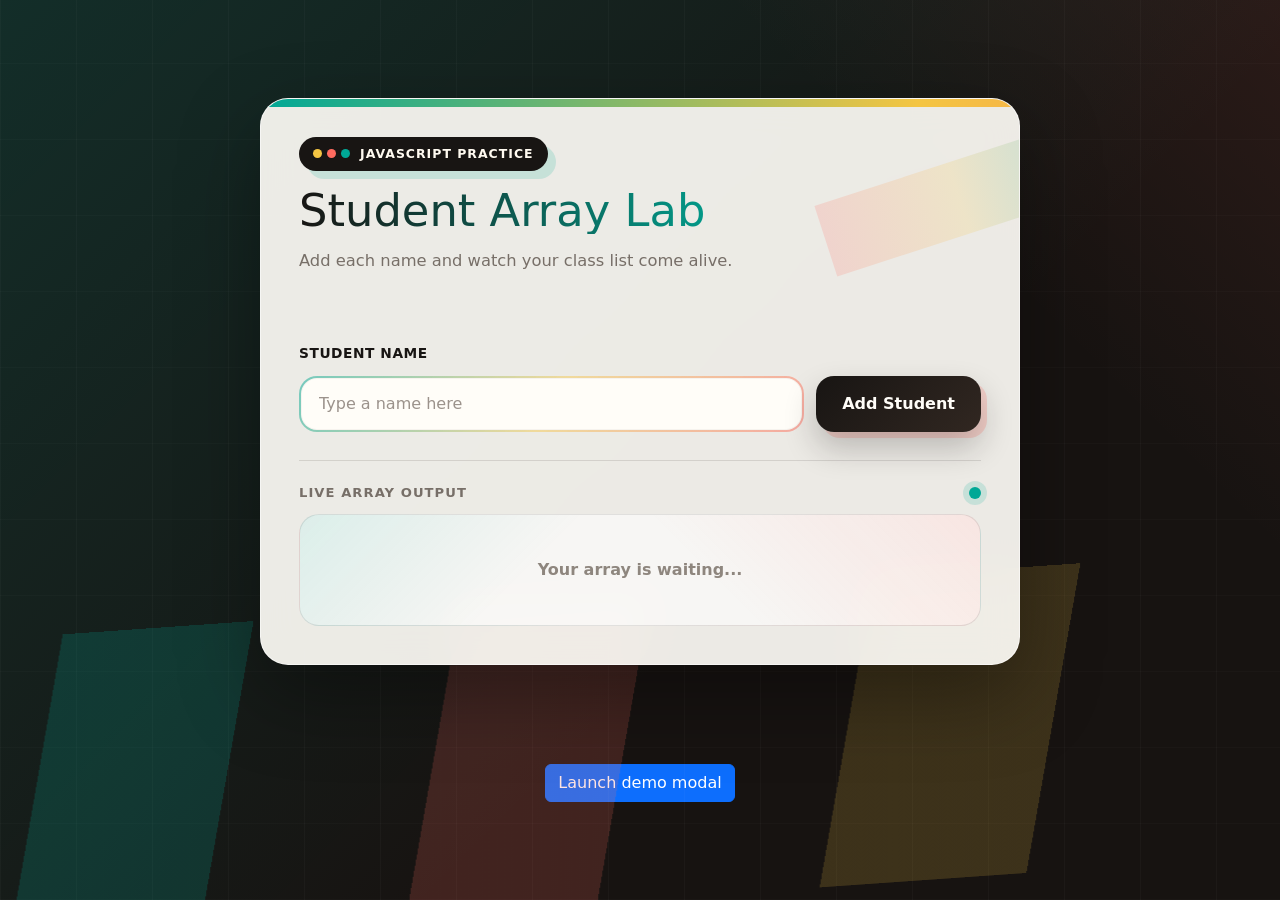
<file: index.html>
<!DOCTYPE html>
<html lang="en">

<head>
    <meta charset="UTF-8">
    <meta name="viewport" content="width=device-width, initial-scale=1.0">
    <title>Data Structure | Array and Object</title>
    <link href="https://cdn.jsdelivr.net/npm/bootstrap@5.3.8/dist/css/bootstrap.min.css" rel="stylesheet"
        integrity="sha384-sRIl4kxILFvY47J16cr9ZwB07vP4J8+LH7qKQnuqkuIAvNWLzeN8tE5YBujZqJLB" crossorigin="anonymous">
    <link rel="stylesheet" href="style.css">
</head>

<body onload="showAll()">
    <main class="page">
        <section class="app-shell" aria-labelledby="pageTitle">
            <div class="title-block">
                <span class="eyebrow">JavaScript Practice</span>
                <h1 id="pageTitle">Student Array Lab</h1>
                <p>Add each name and watch your class list come alive.</p>
            </div>

            <div class="entry-panel">
                <div id="errorMessage" aria-live="polite"></div>

                <div class="input-row">
                    <label for="student">Student name</label>
                    <input type="text" id="student" placeholder="Type a name here">
                    <button type="button" onclick="addStudent()">Add Student</button>
                </div>
            </div>

            <div class="list-panel">
                <div class="list-header">
                    <span>Live Array Output</span>
                    <span class="status-dot"></span>
                </div>
                <table id="show" aria-label="Added students"></table>
            </div>

        </section>
        <!-- Button trigger modal -->
        <button type="button" class="btn btn-primary" data-bs-toggle="modal" data-bs-target="#exampleModal">
            Launch demo modal
        </button>

        <!-- Modal -->
        <div class="modal fade" id="exampleModal" tabindex="-1" aria-labelledby="exampleModalLabel" aria-hidden="true">
            <div class="modal-dialog">
                <div class="modal-content">
                    <div class="modal-header">
                        <h1 class="modal-title fs-5" id="exampleModalLabel">Edit Item</h1>
                        <button type="button" class="btn-close" data-bs-dismiss="modal" aria-label="Close"></button>
                    </div>
                    <div class="modal-body">
                        <input type="text" class="w-100 " id="editInput" placeholder="Type a name here">
                        <p id="editError"></p>
                    </div>
                    <div class="modal-footer">
                        <button type="button" class="btn btn-secondary" data-bs-dismiss="modal">Close</button>
                        <button type="button" class="btn btn-primary" onclick="savedEdit()">Save changes</button>
                    </div>
                </div>
            </div>
        </div>


    </main>






    <script src="https://cdn.jsdelivr.net/npm/bootstrap@5.3.8/dist/js/bootstrap.bundle.min.js"
        integrity="sha384-FKyoEForCGlyvwx9Hj09JcYn3nv7wiPVlz7YYwJrWVcXK/BmnVDxM+D2scQbITxI"
        crossorigin="anonymous"></script>
    <script src="script.js"></script>
</body>

</html>
</file>
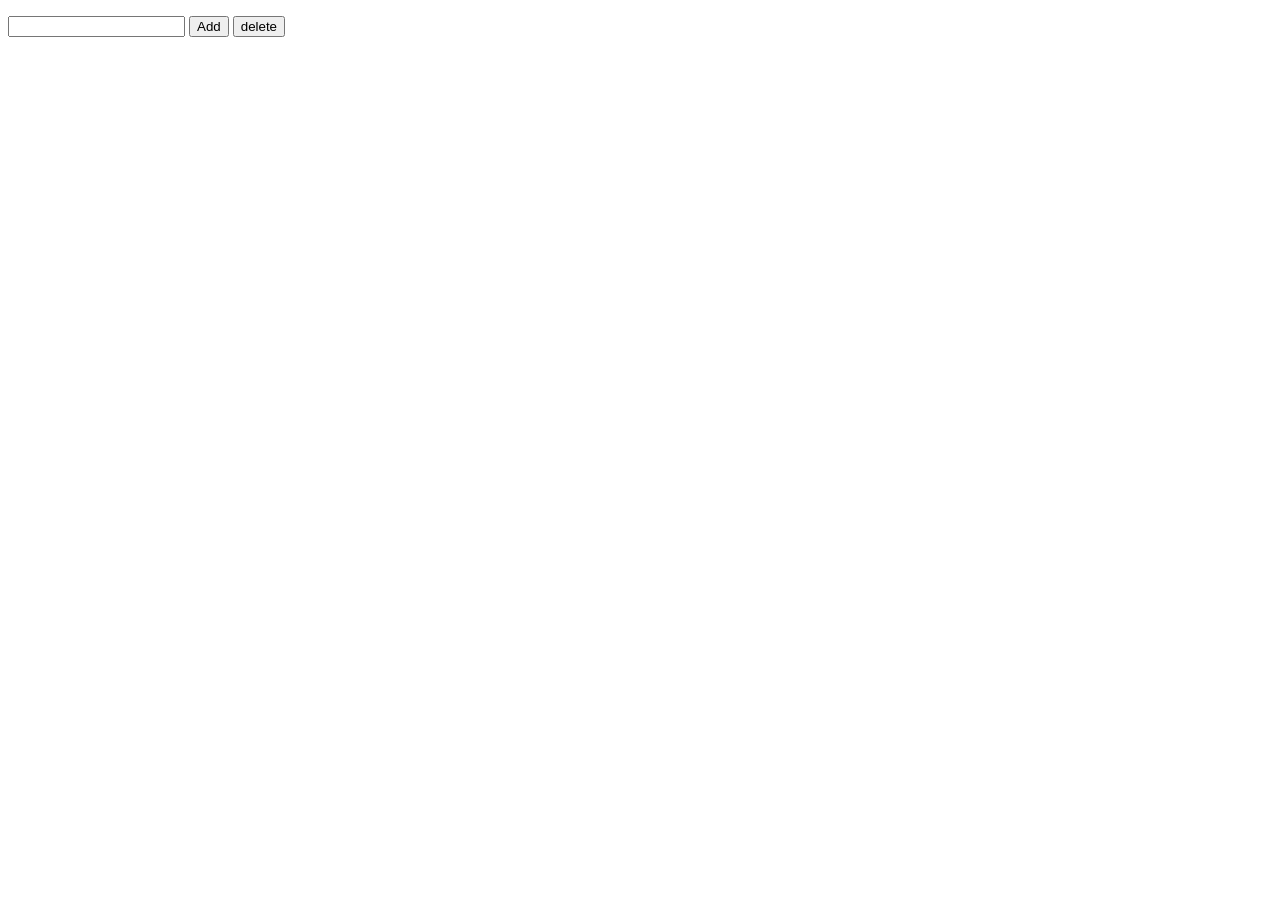
<file: classwork.html>
<!DOCTYPE html>
<html lang="en">
<head>
    <meta charset="UTF-8">
    <meta name="viewport" content="width=device-width, initial-scale=1.0">
    <title>Array Classwork</title>
</head>
<body>
    <p id="errorMessage"></p>
    <input type="text" id="enterInput">
    <button onclick="addArray()">Add</button>
    <button onclick="delArray()">delete</button>
    <div id="show"></div>
</body>

<script>
    
    const allItems = []
    const addArray=()=>{
        if (enterInput.value === '') {
            errorMessage.innerHTML = "enter something"
            setTimeout(() => {
                errorMessage.style.display = "none"
            }, 1500);
        }
        else{
            allItems.push(enterInput.value);
            enterInput.value = '';
            show.innerHTML = '';
            for (let i = 0; i < allItems.length; i++) {
                console.log(i+1, allItems)
                show.innerHTML += `<p>${i+1}. ${allItems[i]}</p>`;
            }
        }
    }
    const delArray=()=>{
        if (show.innerHTML === '') {
            errorMessage.innerHTML = "nothing to delete"
            setTimeout(() => {
                errorMessage.style.display = "none"
            }, 1500);
        }
        else{
            allItems.pop(enterInput.value);
            enterInput.value = '';
            show.innerHTML = '';
            for (let i = 0; i < allItems.length; i++) {
                console.log(i+1, allItems)
                show.innerHTML += `<p>${i+1}. ${allItems[i]}</p>`;
            }
        }
    }
    const arr = [1,2,3,4,5]
    arr.splice

    
</script>
</html>
</file>
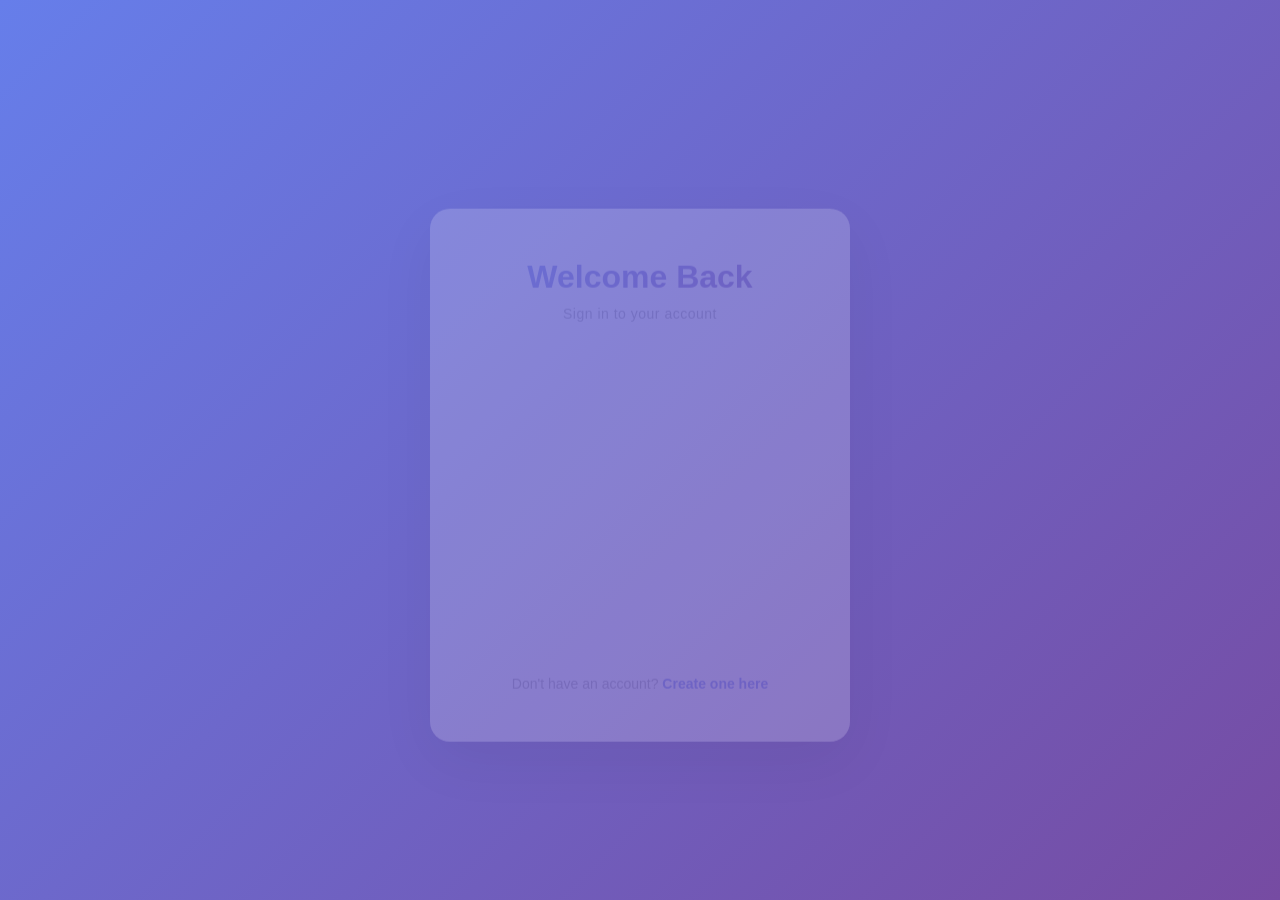
<file: Signup and Signin/dashboard.html>
<!DOCTYPE html>
<html lang="en">
<head>
    <meta charset="UTF-8">
    <meta name="viewport" content="width=device-width, initial-scale=1.0">
    <title>Dashboard</title>
</head>
<body onload="fetchInfo()">
    <h1>Welcome to Your Dashboard</h1>
    <div id="show"></div>

    <p>This is a protected area. Only authenticated users can access this page.</p>

    <button onclick="logout()">Logout</button>
</body>

<script src="dashboard.js"></script>
</html>
</file>
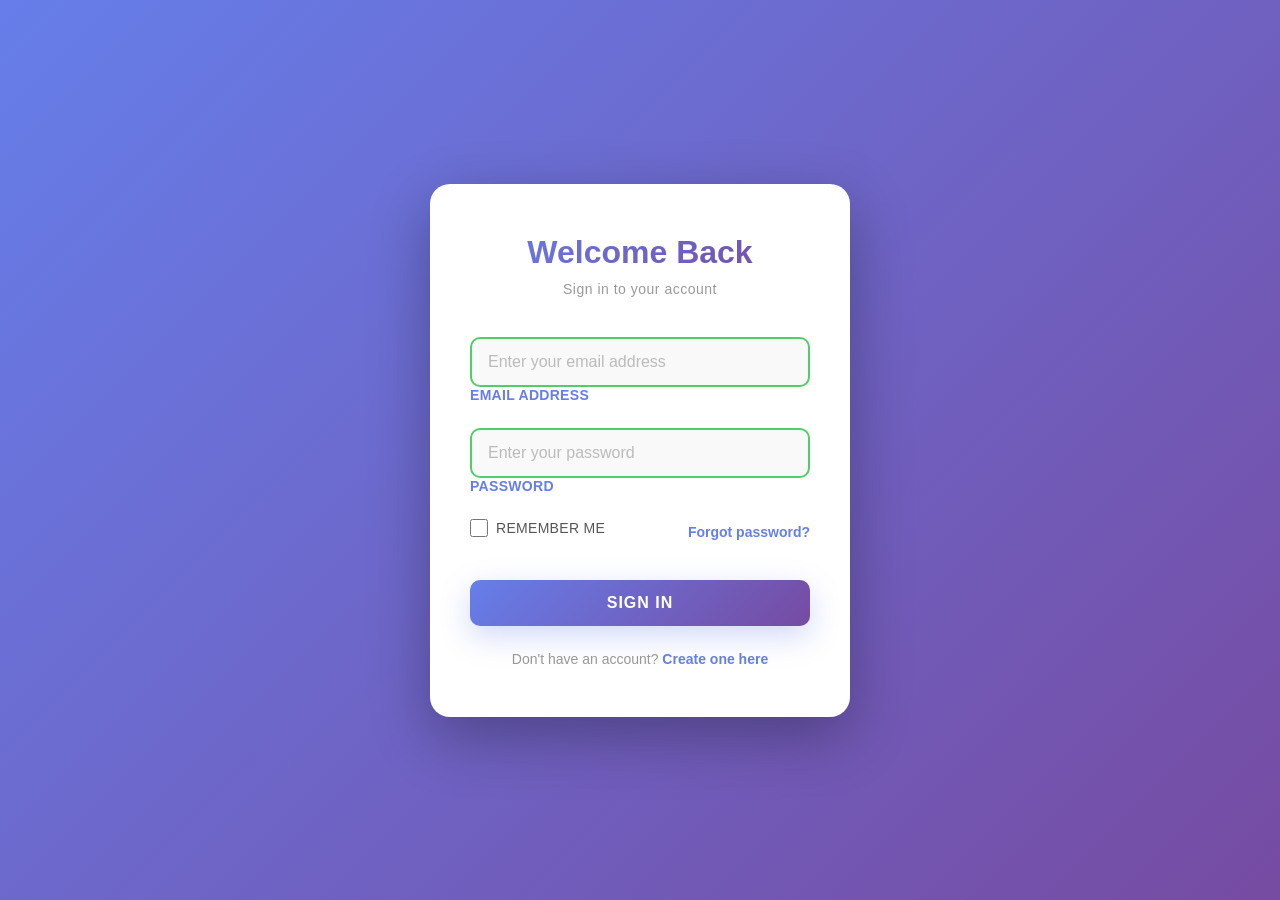
<file: Signup and Signin/signin.html>
<!DOCTYPE html>
<html lang="en">
    <head>
        <meta charset="UTF-8">
        <meta name="viewport" content="width=device-width, initial-scale=1.0">
        <title>Modern Sign In - Welcome Back</title>
        <link rel="stylesheet" href="signin.css">
    </head>
    <body>
        <div class="container">
            <div class="header">
                <h1>Welcome Back</h1>
                <p>Sign in to your account</p>
            </div>
            <div>
                <div class="form-group">
                    <input type="email" id="email" placeholder="Enter your email address" >
                    <label>Email Address</label>
                </div>
                <div class="form-group">
                    <input type="password" id="password" placeholder="Enter your password" >
                    <label>Password</label>
                </div>
                <div class="remember-forgot">
                    <label class="remember-me">
                        <input type="checkbox">
                        <span>Remember me</span>
                    </label>
                    <a href="#">Forgot password?</a>
                </div>
                <div id="errorMessage"></div>
                <div class="button-group">
                    <button id="btnload" onclick="signIn()">Sign In</button>
                </div>
                <div class="signup-link">
                    Don't have an account?
                    <a href="signup.html">Create one here</a>
                </div>
            </div>
        </div>

        <script src="signin.js"></script>
    </body>
</html>
</file>
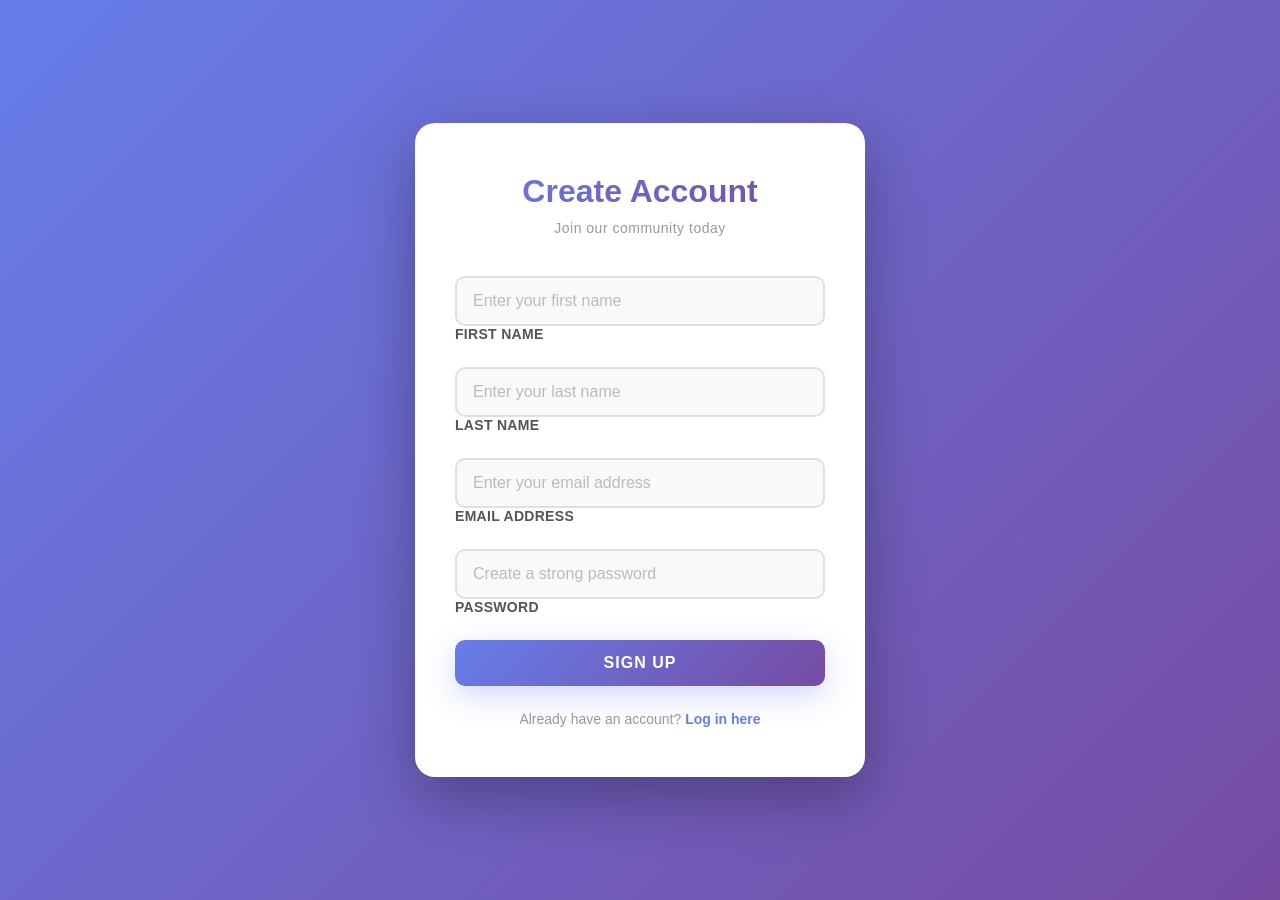
<file: Signup and Signin/signup.html>
<!DOCTYPE html>
<html lang="en">
    <head>
        <meta charset="UTF-8">
        <meta name="viewport" content="width=device-width, initial-scale=1.0">
        <title>Modern Signup - Join Us Today</title>
        <link rel="stylesheet" href="signup.css">
        
    </head>
    <body>
        <div class="container">
            <div class="header">
                <h1>Create Account</h1>
                <p>Join our community today</p>
            </div>
            <div>
                <div class="form-group">
                    <input type="text" id="firstName" placeholder="Enter your first name" required>
                    <label>First Name</label>
                </div>
                <div class="form-group">
                    <input type="text" id="lastName" placeholder="Enter your last name" required>
                    <label>Last Name</label>
                </div>
                <div class="form-group">
                    <input type="email" id="email" placeholder="Enter your email address" required>
                    <label>Email Address</label>
                </div>
                <div class="form-group">
                    <input type="password" id="password" placeholder="Create a strong password" required>
                    <div class="password-strength">
                        <div class="strength-bar strength-strong"></div>
                    </div>
                    <label>Password</label>
                </div>
                <div id="errorMessage"></div>
                
                <div class="button-group">
                    <button type="submit" id="btnload" onclick="createAccount()">Sign Up</button>
                </div>
                <div class="login-link">
                    Already have an account?
                    <a href="#">Log in here</a>
                </div>
            </div>
        </div>


        <script src="script.js"></script>
        
    </body>
</html>
</file>
<file: style.css>
* {
    margin: 0;
    padding: 0;
    box-sizing: border-box;
}

:root {
    --ink: #181513;
    --muted: #776f68;
    --paper: #fffdf8;
    --panel: rgba(255, 253, 248, 0.92);
    --teal: #00a896;
    --coral: #ff6b5f;
    --gold: #f4c542;
    --violet: #6c4dd4;
    --line: rgba(24, 21, 19, 0.12);
}

body {
    min-height: 100vh;
    color: var(--ink);
    font-family: Inter, ui-sans-serif, system-ui, -apple-system, BlinkMacSystemFont, "Segoe UI", Arial, sans-serif;
    background:
        linear-gradient(135deg, rgba(0, 168, 150, 0.18), transparent 34%),
        linear-gradient(225deg, rgba(255, 107, 95, 0.2), transparent 38%),
        linear-gradient(315deg, rgba(244, 197, 66, 0.22), transparent 32%),
        #171311;
    background-size: 180% 180%, 160% 160%, 150% 150%, auto;
    overflow-x: hidden;
    animation: ambientShift 14s ease-in-out infinite alternate;
}

body::before {
    content: "";
    position: fixed;
    inset: 0;
    pointer-events: none;
    background:
        repeating-linear-gradient(90deg, rgba(255, 255, 255, 0.05) 0 1px, transparent 1px 76px),
        repeating-linear-gradient(0deg, rgba(255, 255, 255, 0.04) 0 1px, transparent 1px 76px);
    opacity: 0.55;
    animation: gridDrift 18s linear infinite;
}

body::after {
    content: "";
    position: fixed;
    inset: auto -10% 0 -10%;
    height: 34vh;
    pointer-events: none;
    background:
        linear-gradient(100deg, transparent 0 12%, rgba(0, 168, 150, 0.4) 12% 24%, transparent 24% 37%, rgba(255, 107, 95, 0.36) 37% 49%, transparent 49% 63%, rgba(244, 197, 66, 0.34) 63% 76%, transparent 76% 100%);
    opacity: 0.5;
    transform: skewY(-4deg);
    animation: ribbonFloat 8s ease-in-out infinite alternate;
}

.page {
    min-height: 100vh;
    display: grid;
    place-items: center;
    padding: 48px 20px;
}

.app-shell {
    width: min(760px, 100%);
    position: relative;
    z-index: 1;
    overflow: hidden;
    padding: 38px;
    border: 1px solid rgba(255, 255, 255, 0.56);
    border-radius: 28px;
    background: var(--panel);
    box-shadow: 0 30px 80px rgba(0, 0, 0, 0.34);
    backdrop-filter: blur(18px);
    animation: riseIn 700ms ease both;
}

.app-shell::before {
    content: "";
    position: absolute;
    inset: 0;
    height: 8px;
    background: linear-gradient(90deg, var(--teal), var(--gold), var(--coral), var(--violet));
    background-size: 260% 100%;
    animation: spectrumSlide 4s linear infinite;
}

.app-shell::after {
    content: "";
    position: absolute;
    right: -80px;
    top: 62px;
    width: 280px;
    height: 74px;
    background: linear-gradient(90deg, var(--coral), var(--gold), var(--teal));
    opacity: 0.18;
    transform: rotate(-18deg);
    animation: accentFloat 5s ease-in-out infinite alternate;
}

.title-block {
    position: relative;
    z-index: 1;
    max-width: 570px;
    animation: fadeLift 680ms ease both 120ms;
}

.eyebrow {
    display: inline-flex;
    align-items: center;
    gap: 10px;
    margin-bottom: 18px;
    color: #fffaf0;
    background: var(--ink);
    border-radius: 999px;
    padding: 8px 14px;
    font-size: 0.78rem;
    font-weight: 800;
    letter-spacing: 0.08em;
    text-transform: uppercase;
    box-shadow: 8px 8px 0 rgba(0, 168, 150, 0.16);
    animation: badgePulse 3s ease-in-out infinite;
}

.eyebrow::before {
    content: "";
    width: 9px;
    height: 9px;
    border-radius: 50%;
    background: var(--gold);
    box-shadow: 14px 0 0 var(--coral), 28px 0 0 var(--teal);
    margin-right: 28px;
}

.app-shell h1 {
    font-size: 2.8rem;
    line-height: 1;
    letter-spacing: 0;
    color: var(--ink);
    background: linear-gradient(90deg, var(--ink), var(--teal), var(--coral), var(--ink));
    background-size: 240% 100%;
    -webkit-background-clip: text;
    background-clip: text;
    -webkit-text-fill-color: transparent;
    animation: titleGlow 7s ease-in-out infinite alternate;
}

.title-block p {
    margin-top: 14px;
    color: var(--muted);
    font-size: 1.02rem;
    line-height: 1.6;
}

.entry-panel {
    position: relative;
    z-index: 1;
    margin-top: 34px;
    animation: fadeLift 680ms ease both 240ms;
}

#errorMessage {
    min-height: 25px;
    margin-bottom: 10px;
    font-weight: 800;
    text-transform: capitalize;
}

#errorMessage:not(:empty) {
    animation: tinyShake 360ms ease;
}

.input-row {
    display: grid;
    grid-template-columns: 1fr auto;
    gap: 12px;
    align-items: end;
}

.app-shell label {
    grid-column: 1 / -1;
    color: var(--ink);
    font-size: 0.86rem;
    font-weight: 800;
    letter-spacing: 0.04em;
    text-transform: uppercase;
}

.app-shell input {
    width: 100%;
    min-height: 56px;
    border: 2px solid transparent;
    border-radius: 18px;
    outline: none;
    padding: 0 18px;
    color: var(--ink);
    background:
        linear-gradient(var(--paper), var(--paper)) padding-box,
        linear-gradient(120deg, rgba(0, 168, 150, 0.5), rgba(244, 197, 66, 0.45), rgba(255, 107, 95, 0.5)) border-box;
    box-shadow: inset 0 0 0 1px rgba(24, 21, 19, 0.04);
    font: inherit;
    transition: box-shadow 180ms ease, transform 180ms ease, background-color 180ms ease;
}

.app-shell input::placeholder {
    color: #9b928b;
}

.app-shell input:focus {
    transform: translateY(-2px);
    box-shadow: 0 16px 32px rgba(0, 168, 150, 0.18);
    animation: focusBreath 1.5s ease-in-out infinite alternate;
}

.app-shell button {
    position: relative;
    overflow: hidden;
    min-height: 56px;
    border: 0;
    border-radius: 18px;
    padding: 0 26px;
    color: #fffdf8;
    background: linear-gradient(135deg, var(--ink), #312721);
    cursor: pointer;
    font: inherit;
    font-weight: 900;
    box-shadow: 0 16px 32px rgba(24, 21, 19, 0.24), 6px 6px 0 rgba(255, 107, 95, 0.22);
    transition: transform 180ms ease, box-shadow 180ms ease, filter 180ms ease;
}

.app-shell button::before {
    content: "";
    position: absolute;
    inset: -40% auto -40% -70%;
    width: 45%;
    background: linear-gradient(90deg, transparent, rgba(255, 255, 255, 0.38), transparent);
    transform: skewX(-18deg);
}

.app-shell button:hover {
    transform: translateY(-3px);
    filter: saturate(1.2);
    box-shadow: 0 20px 38px rgba(24, 21, 19, 0.3), 8px 8px 0 rgba(0, 168, 150, 0.22);
}

.app-shell button:hover::before {
    animation: buttonShine 720ms ease;
}

.app-shell button:active {
    transform: translateY(0);
}

.list-panel {
    position: relative;
    z-index: 1;
    margin-top: 28px;
    border-top: 1px solid var(--line);
    padding-top: 22px;
    animation: fadeLift 680ms ease both 360ms;
}

.list-header {
    display: flex;
    align-items: center;
    justify-content: space-between;
    gap: 16px;
    margin-bottom: 12px;
    color: var(--muted);
    font-size: 0.82rem;
    font-weight: 900;
    letter-spacing: 0.08em;
    text-transform: uppercase;
}

.status-dot {
    width: 12px;
    height: 12px;
    border-radius: 50%;
    background: var(--teal);
    box-shadow: 0 0 0 6px rgba(0, 168, 150, 0.16);
    animation: livePulse 1.8s ease-in-out infinite;
}

#show {
    width: 100%;
    min-height: 92px;
    padding: 15px;
    display: grid;
    align-items: center;
    overflow: hidden;
    border-collapse: collapse;
    border: 1px solid rgba(24, 21, 19, 0.1);
    border-radius: 20px;
    background:
        linear-gradient(135deg, rgba(0, 168, 150, 0.11), transparent 36%),
        linear-gradient(225deg, rgba(255, 107, 95, 0.12), transparent 42%),
        rgba(255, 255, 255, 0.58);
}

#show:empty::before {
    content: "Your array is waiting...";
    padding: 28px;
    color: #8e867e;
    font-weight: 800;
    text-align: center;
    animation: waitingFade 2.4s ease-in-out infinite;
}

#show tbody,
#show tr {
    display: block;
    width: 100%;
}

#show td {
    display: block;
    width: 100%;
    padding: 26px;
    color: var(--ink);
    font-size: 1.05rem;
    font-weight: 800;
    line-height: 1.7;
    overflow-wrap: anywhere;
    word-break: break-word;
    animation: resultPop 360ms ease both;
}

@keyframes ambientShift {
    0% {
        background-position: 0% 30%, 100% 20%, 50% 100%, 0 0;
    }

    100% {
        background-position: 100% 70%, 0% 80%, 20% 20%, 0 0;
    }
}

@keyframes gridDrift {
    to {
        background-position: 76px 0, 0 76px;
    }
}

@keyframes ribbonFloat {
    to {
        transform: translateY(-18px) skewY(-4deg);
    }
}

@keyframes riseIn {
    from {
        opacity: 0;
        transform: translateY(24px) scale(0.98);
    }

    to {
        opacity: 1;
        transform: translateY(0) scale(1);
    }
}

@keyframes fadeLift {
    from {
        opacity: 0;
        transform: translateY(18px);
    }

    to {
        opacity: 1;
        transform: translateY(0);
    }
}

@keyframes spectrumSlide {
    to {
        background-position: 260% 0;
    }
}

@keyframes accentFloat {
    to {
        transform: translate(-18px, 10px) rotate(-18deg);
    }
}

@keyframes badgePulse {
    50% {
        box-shadow: 8px 8px 0 rgba(0, 168, 150, 0.25), 0 0 24px rgba(244, 197, 66, 0.22);
    }
}

@keyframes titleGlow {
    to {
        background-position: 100% 0;
    }
}

@keyframes tinyShake {
    25% {
        transform: translateX(-4px);
    }

    50% {
        transform: translateX(4px);
    }

    75% {
        transform: translateX(-2px);
    }
}

@keyframes focusBreath {
    to {
        box-shadow: 0 18px 36px rgba(0, 168, 150, 0.24), 0 0 0 5px rgba(0, 168, 150, 0.1);
    }
}

@keyframes buttonShine {
    to {
        left: 130%;
    }
}

@keyframes livePulse {
    50% {
        transform: scale(1.18);
        box-shadow: 0 0 0 9px rgba(0, 168, 150, 0.08), 0 0 18px rgba(0, 168, 150, 0.45);
    }
}

@keyframes waitingFade {
    50% {
        opacity: 0.56;
    }
}

@keyframes resultPop {
    from {
        opacity: 0;
        transform: translateY(10px) scale(0.98);
    }

    to {
        opacity: 1;
        transform: translateY(0) scale(1);
    }
}

@media (max-width: 640px) {
    .page {
        padding: 24px 14px;
    }

    .app-shell {
        padding: 30px 20px;
        border-radius: 22px;
    }

    .app-shell h1 {
        font-size: 2.1rem;
    }

    .input-row {
        grid-template-columns: 1fr;
    }

    .app-shell button {
        width: 100%;
    }
}

@media (prefers-reduced-motion: reduce) {
    *,
    *::before,
    *::after {
        scroll-behavior: auto !important;
        animation-duration: 1ms !important;
        animation-iteration-count: 1 !important;
        transition-duration: 1ms !important;
    }
}
</file>
<file: Signup and Signin/signin.css>
* {
    margin: 0;
    padding: 0;
    box-sizing: border-box;
}

body {
    font-family: 'Segoe UI', Tahoma, Geneva, Verdana, sans-serif;
    background: linear-gradient(135deg, #667eea 0%, #764ba2 100%);
    min-height: 100vh;
    display: flex;
    justify-content: center;
    align-items: center;
    padding: 20px;
}

.container {
    background: white;
    border-radius: 20px;
    box-shadow: 0 20px 60px rgba(0, 0, 0, 0.3);
    width: 100%;
    max-width: 420px;
    padding: 50px 40px;
    animation: slideInUp 0.6s ease-out;
}

@keyframes slideInUp {
    from {
        opacity: 0;
        transform: translateY(30px);
    }
    to {
        opacity: 1;
        transform: translateY(0);
    }
}

.header {
    text-align: center;
    margin-bottom: 40px;
}

.header h1 {
    font-size: 32px;
    color: #333;
    margin-bottom: 10px;
    background: linear-gradient(135deg, #667eea 0%, #764ba2 100%);
    -webkit-background-clip: text;
    -webkit-text-fill-color: transparent;
    background-clip: text;
    font-weight: 700;
}

.header p {
    color: #999;
    font-size: 14px;
    letter-spacing: 0.5px;
}

.form-group {
    margin-bottom: 25px;
    animation: fadeInLeft 0.6s ease-out forwards;
    opacity: 0;
}

.form-group:nth-child(1) { animation-delay: 0.1s; }
.form-group:nth-child(2) { animation-delay: 0.2s; }

@keyframes fadeInLeft {
    from {
        opacity: 0;
        transform: translateX(-20px);
    }
    to {
        opacity: 1;
        transform: translateX(0);
    }
}

label {
    display: block;
    margin-bottom: 8px;
    color: #555;
    font-weight: 600;
    font-size: 14px;
    letter-spacing: 0.3px;
    text-transform: uppercase;
    transition: color 0.3s ease;
}

input[type="text"],
input[type="email"],
input[type="password"] {
    width: 100%;
    padding: 14px 16px;
    border: 2px solid #e0e0e0;
    border-radius: 10px;
    font-size: 16px;
    transition: all 0.3s ease;
    background: #f9f9f9;
    color: #333;
}

input[type="text"]::placeholder,
input[type="email"]::placeholder,
input[type="password"]::placeholder {
    color: #bbb;
    transition: color 0.3s ease;
}

input[type="text"]:focus,
input[type="email"]:focus,
input[type="password"]:focus {
    outline: none;
    border-color: #667eea;
    background: white;
    box-shadow: 0 0 20px rgba(102, 126, 234, 0.2);
    transform: translateY(-2px);
}

input[type="text"]:focus + label,
input[type="email"]:focus + label,
input[type="password"]:focus + label,
input[type="text"]:valid + label,
input[type="email"]:valid + label,
input[type="password"]:valid + label {
    color: #667eea;
}

input[type="text"]:focus::placeholder,
input[type="email"]:focus::placeholder,
input[type="password"]:focus::placeholder {
    color: #999;
}

/* Input validation styles */
input[type="text"]:valid,
input[type="email"]:valid,
input[type="password"]:valid {
    border-color: #51cf66;
}

input[type="text"]:invalid:focus,
input[type="email"]:invalid:focus,
input[type="password"]:invalid:focus {
    border-color: #ff6b6b;
}

.remember-forgot {
    display: flex;
    justify-content: space-between;
    align-items: center;
    margin-bottom: 30px;
    animation: fadeInLeft 0.6s ease-out 0.3s backwards;
}

.remember-me {
    display: flex;
    align-items: center;
    cursor: pointer;
    font-size: 14px;
    color: #555;
    font-weight: 500;
    transition: color 0.3s ease;
}

.remember-me input[type="checkbox"] {
    width: 18px;
    height: 18px;
    margin-right: 8px;
    cursor: pointer;
    accent-color: #667eea;
}

.remember-me:hover {
    color: #667eea;
}

.remember-forgot a {
    color: #667eea;
    text-decoration: none;
    font-size: 14px;
    font-weight: 600;
    transition: color 0.3s ease;
}

.remember-forgot a:hover {
    color: #764ba2;
}

.button-group {
    margin-top: 35px;
}

button {
    width: 100%;
    padding: 14px;
    background: linear-gradient(135deg, #667eea 0%, #764ba2 100%);
    color: white;
    border: none;
    border-radius: 10px;
    font-size: 16px;
    font-weight: 600;
    cursor: pointer;
    transition: all 0.3s ease;
    text-transform: uppercase;
    letter-spacing: 1px;
    position: relative;
    overflow: hidden;
    box-shadow: 0 10px 30px rgba(102, 126, 234, 0.3);
    animation: buttonSlideIn 0.6s ease-out 0.4s backwards;
}

@keyframes buttonSlideIn {
    from {
        opacity: 0;
        transform: translateY(20px);
    }
    to {
        opacity: 1;
        transform: translateY(0);
    }
}

button::before {
    content: '';
    position: absolute;
    top: 50%;
    left: 50%;
    width: 0;
    height: 0;
    background: rgba(255, 255, 255, 0.2);
    border-radius: 50%;
    transform: translate(-50%, -50%);
    transition: width 0.6s, height 0.6s;
}

button:hover {
    transform: translateY(-3px);
    box-shadow: 0 15px 40px rgba(102, 126, 234, 0.4);
}

button:active {
    transform: translateY(-1px);
}

button:hover::before {
    width: 300px;
    height: 300px;
}

.signup-link {
    text-align: center;
    margin-top: 25px;
    color: #999;
    font-size: 14px;
}

.signup-link a {
    color: #667eea;
    text-decoration: none;
    font-weight: 600;
    transition: color 0.3s ease;
}

.signup-link a:hover {
    color: #764ba2;
}

/* Responsive design */
@media (max-width: 480px) {
    .container {
        padding: 40px 25px;
    }

    .header h1 {
        font-size: 26px;
    }

    button {
        padding: 12px;
        font-size: 14px;
    }

    .remember-forgot {
        flex-direction: column;
        align-items: flex-start;
        gap: 12px;
    }
}
</file>
<file: Signup and Signin/signup.css>
* {
    margin: 0;
    padding: 0;
    box-sizing: border-box;
}

body {
    font-family: 'Segoe UI', Tahoma, Geneva, Verdana, sans-serif;
    background: linear-gradient(135deg, #667eea 0%, #764ba2 100%);
    min-height: 100vh;
    display: flex;
    justify-content: center;
    align-items: center;
    padding: 20px;
}

.container {
    background: white;
    border-radius: 20px;
    box-shadow: 0 20px 60px rgba(0, 0, 0, 0.3);
    width: 100%;
    max-width: 450px;
    padding: 50px 40px;
    animation: slideInUp 0.6s ease-out;
}

@keyframes slideInUp {
    from {
        opacity: 0;
        transform: translateY(30px);
    }
    to {
        opacity: 1;
        transform: translateY(0);
    }
}

.header {
    text-align: center;
    margin-bottom: 40px;
}

.header h1 {
    font-size: 32px;
    color: #333;
    margin-bottom: 10px;
    background: linear-gradient(135deg, #667eea 0%, #764ba2 100%);
    -webkit-background-clip: text;
    -webkit-text-fill-color: transparent;
    background-clip: text;
    font-weight: 700;
}

.header p {
    color: #999;
    font-size: 14px;
    letter-spacing: 0.5px;
}

.form-group {
    margin-bottom: 25px;
    animation: fadeInLeft 0.6s ease-out forwards;
    opacity: 0;
}

.form-group:nth-child(1) { animation-delay: 0.1s; }
.form-group:nth-child(2) { animation-delay: 0.2s; }
.form-group:nth-child(3) { animation-delay: 0.3s; }
.form-group:nth-child(4) { animation-delay: 0.4s; }

@keyframes fadeInLeft {
    from {
        opacity: 0;
        transform: translateX(-20px);
    }
    to {
        opacity: 1;
        transform: translateX(0);
    }
}

label {
    display: block;
    margin-bottom: 8px;
    color: #555;
    font-weight: 600;
    font-size: 14px;
    letter-spacing: 0.3px;
    text-transform: uppercase;
    transition: color 0.3s ease;
}

input {
    width: 100%;
    padding: 14px 16px;
    border: 2px solid #e0e0e0;
    border-radius: 10px;
    font-size: 16px;
    transition: all 0.3s ease;
    background: #f9f9f9;
    color: #333;
}

input::placeholder {
    color: #bbb;
    transition: color 0.3s ease;
}

input:focus {
    outline: none;
    border-color: #667eea;
    background: white;
    box-shadow: 0 0 20px rgba(102, 126, 234, 0.2);
    transform: translateY(-2px);
}

input:focus + label,
input:valid + label {
    color: #667eea;
}

input:focus::placeholder {
    color: #999;
}

.password-strength {
    margin-top: 8px;
    height: 4px;
    background: #e0e0e0;
    border-radius: 2px;
    overflow: hidden;
    display: none;
}

.strength-bar {
    height: 100%;
    width: 0%;
    transition: all 0.3s ease;
    border-radius: 2px;
}

input[type="password"]:focus ~ .password-strength {
    display: block;
}

.strength-weak { background: linear-gradient(90deg, #ff6b6b, #ff8787); width: 30%; }
.strength-medium { background: linear-gradient(90deg, #ffa94d, #ffd93d); width: 60%; }
.strength-strong { background: linear-gradient(90deg, #51cf66, #69db7c); width: 100%; }



button {
    width: 100%;
    padding: 14px;
    background: linear-gradient(135deg, #667eea 0%, #764ba2 100%);
    color: white;
    border: none;
    border-radius: 10px;
    font-size: 16px;
    font-weight: 600;
    cursor: pointer;
    transition: all 0.3s ease;
    text-transform: uppercase;
    letter-spacing: 1px;
    position: relative;
    overflow: hidden;
    box-shadow: 0 10px 30px rgba(102, 126, 234, 0.3);
    animation: buttonSlideIn 0.6s ease-out 0.5s backwards;
}

@keyframes buttonSlideIn {
    from {
        opacity: 0;
        transform: translateY(20px);
    }
    to {
        opacity: 1;
        transform: translateY(0);
    }
}

button::before {
    content: '';
    position: absolute;
    top: 50%;
    left: 50%;
    width: 0;
    height: 0;
    background: rgba(255, 255, 255, 0.2);
    border-radius: 50%;
    transform: translate(-50%, -50%);
    transition: width 0.6s, height 0.6s;
}

button:hover {
    transform: translateY(-3px);
    box-shadow: 0 15px 40px rgba(102, 126, 234, 0.4);
}

button:active {
    transform: translateY(-1px);
}

.login-link {
    text-align: center;
    margin-top: 25px;
    color: #999;
    font-size: 14px;
}

.login-link a {
    color: #667eea;
    text-decoration: none;
    font-weight: 600;
    transition: color 0.3s ease;
}

.login-link a:hover {
    color: #764ba2;
}

/* Input validation styles */
input:valid {
    border-color: #51cf66;
}

input:invalid:focus {
    border-color: #ff6b6b;
}

/* ==========LOADER SPINNER ========== */
/* From Uiverse.io by satyamchaudharydev */ 
.loading {
 --speed-of-animation: 0.9s;
 --gap: 6px;
 --first-color: #4c86f9;
 --second-color: #49a84c;
 --third-color: #f6bb02;
 --fourth-color: #f6bb02;
 --fifth-color: #2196f3;
 display: flex;
 justify-content: center;
 align-items: center;
 /* width: 100px; */
 gap: 6px;
 /* height: 100px; */
}

.loading span {
 width: 3px;
 height: 20px;
 background: var(--first-color);
 animation: scale var(--speed-of-animation) ease-in-out infinite;
}

.loading span:nth-child(2) {
 background: var(--second-color);
 animation-delay: -0.8s;
}

.loading span:nth-child(3) {
 background: var(--third-color);
 animation-delay: -0.7s;
}

.loading span:nth-child(4) {
 background: var(--fourth-color);
 animation-delay: -0.6s;
}

.loading span:nth-child(5) {
 background: var(--fifth-color);
 animation-delay: -0.5s;
}

@keyframes scale {
 0%, 40%, 100% {
  transform: scaleY(0.05);
 }

 20% {
  transform: scaleY(1);
 }
}



/* Responsive design */
@media (max-width: 480px) {
    .container {
        padding: 40px 25px;
    }

    .header h1 {
        font-size: 26px;
    }

    button {
        padding: 12px;
        font-size: 14px;
    }
}
</file>
